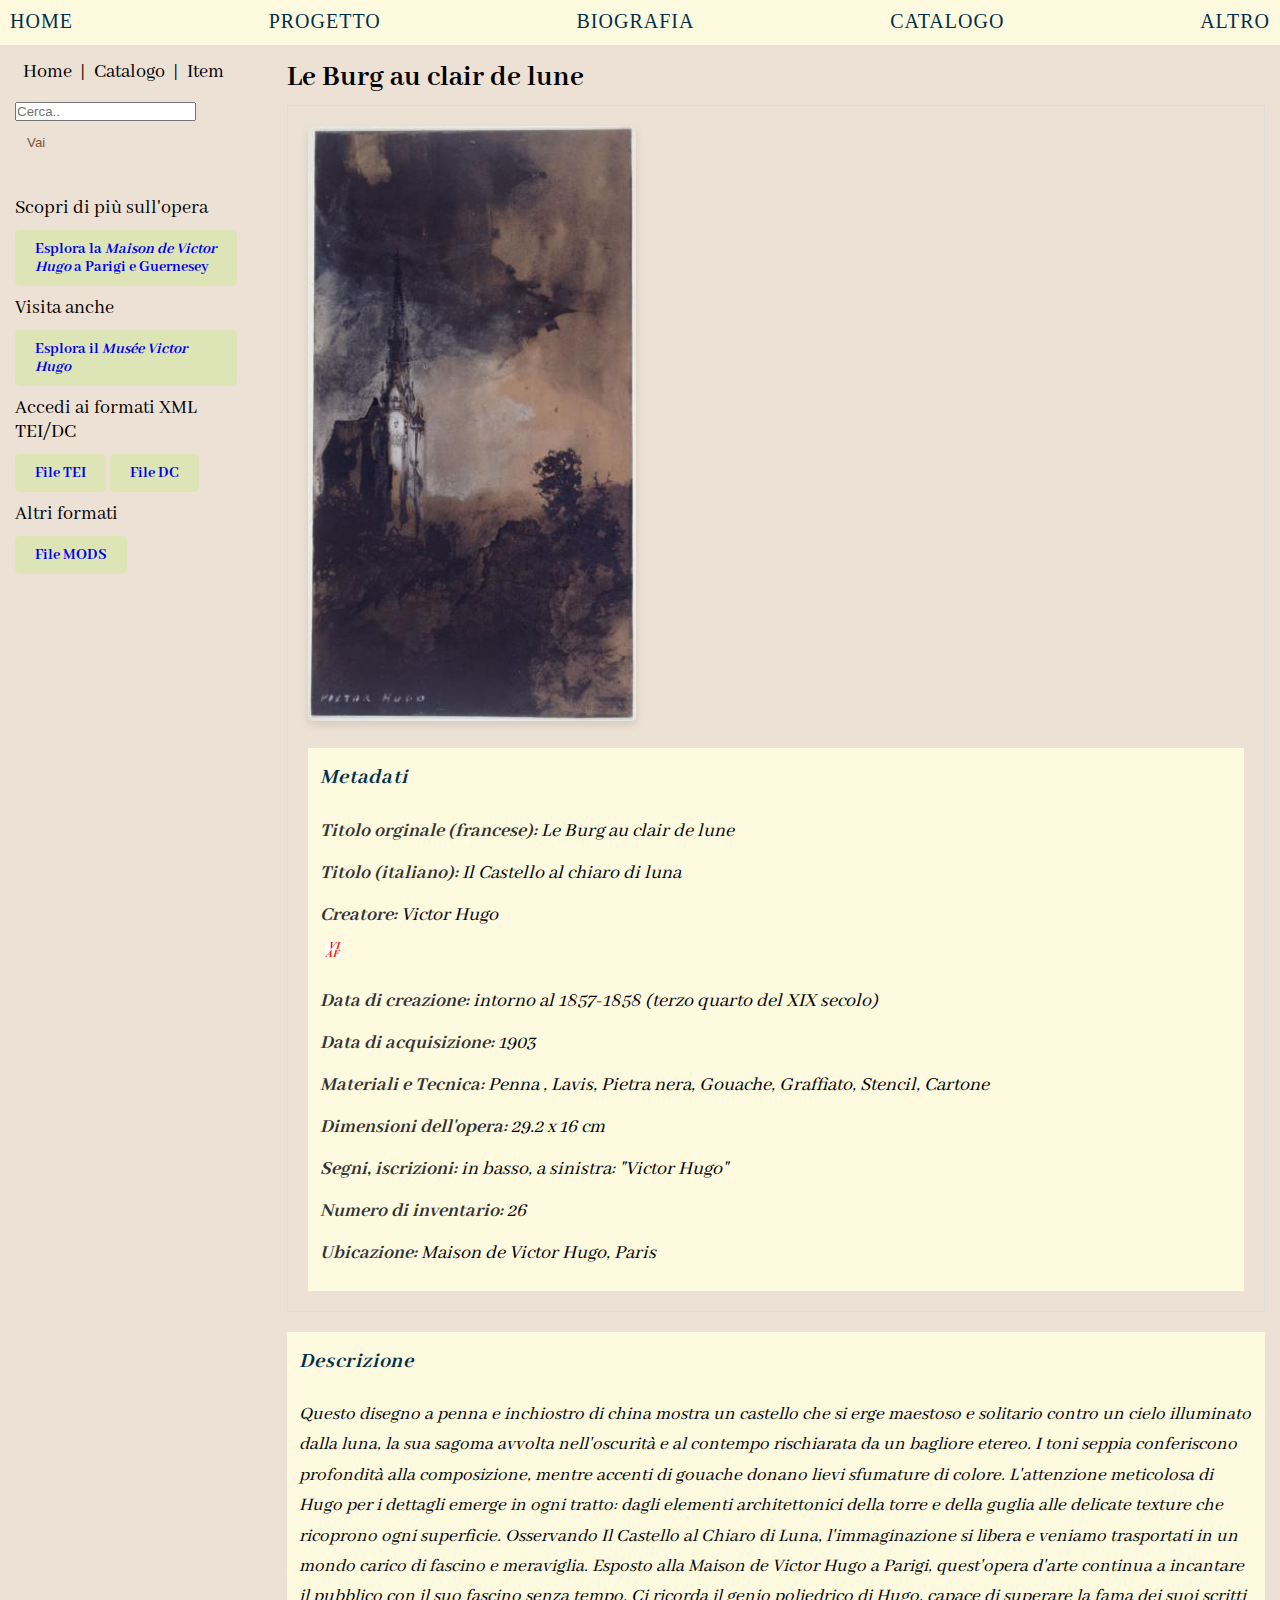
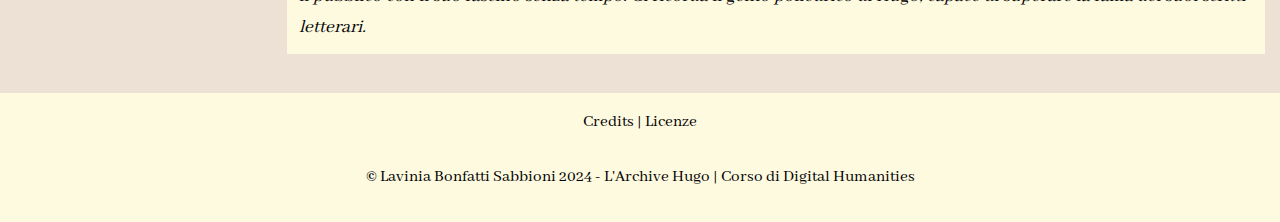
<file: item.html>
<!DOCTYPE html>
<html lang="it">
	<head>
		<title>L'Archive Hugo</title>

		<!--- META -->
		<meta charset="UTF-8" />
		<meta name="viewport" content="width=device-width, initial-scale=1.0" />
		<meta name="author" content="Lavinia Bonfatti Sabbioni" />
		<meta name="description" content="Archivio dedicato alla vita e alle opere del francese Victor Hugo" />
		<meta name="keywords" content="Victor Hugo, romanzo, dramma, poesia, disegno, politica, Francia, romanticismo" />


		<!--- DC --->
		<link rel="schema.DC" href="http://purl.org/dc/elements/1.1/">
		<meta name="DC.Title" content="L'Archive Hugo">
		<meta name="DC.Creator" content="Lavinia Bonfatti Sabbioni">
		<meta name="DC.Subject" content="Victor Hugo, romanzo, dramma, poesia, disegno, politica, Francia, romanticismo">
	    <meta name="DC.Description" content="Archivio dedicato alla vita e alle opere del francese Victor Hugo (1802-1885)">
	    <meta name="DC.Publisher" content="GitHub">
	    <meta name="DC.Date" content="2024">
	    <meta name="DC.Type" content="Text">
	    <meta name="DC.Format" content="html">
	    <meta name="DC.Identifier" content="">
	    <meta name="DC.Language" content="ita">
	    <meta name="DC.Coverage" content="Italy, 2024">
	    <meta name="DC.Rights" content="CC BY-NC">

		<!--- FOGLI DI STILE -->
		<link rel="stylesheet" href="style/style1.css" />
		<link href='https://fonts.googleapis.com/css?family=Abhaya Libre' rel='stylesheet'>
	</head>


	<body>
		<!--- NAVBAR -->
     <nav class="main">
       <span id="home"><a href="index.html">Home</a></span>
       <span><a href="#">Progetto</a></span>
       <span><a href="timeline.html">Biografia</a></span>
       <span><a href="list_items.html">Catalogo</a></span>
       <span><a href="#">Altro</a></span>
     </nav>	


   <!-- grid due colonne -->
   <div class="main-content">
   	<div class="column">
      <!-- colonna di sinistra -->
      <div class="leftcolumn">
        <!-- breadcrumbs -->
        <div>
          <ul class="breadcrumb">
            <li>
            	<a href="index.html" title="Vai alla home">Home</a>
            </li>
            <li>
              <a href="list_items.html" title="Vai al catalogo">Catalogo</a>
            </li>
            <li>
            	<a href="#" title="Vai all'item">Item</a>
            </li>
          </ul>
        </div>

        <!-- inserisci search bar -->
		<form class="searchBar" action="/action_page.php">
	      <input type="text" placeholder="Cerca.." name="search" autocomplete="off">
	      <button type="submit">Vai</button>
	    </form> 

        <!-- scopri di più sull'opera -->
        <br />
        <div>
          <p>Scopri di più sull'opera</p>
          <a href="https://www.maisonsvictorhugo.paris.fr/en/paris" class="btn bg-green" title="vedi il sito Maisons Victor Hugo" target="_blank">Esplora la <span style="font-style: italic;">Maison de Victor Hugo</span> a Parigi e Guernesey</a>
          <br />
          <p>Visita anche</p>
          <a href="https://www.museevictorhugo.fr/" class="btn bg-green" title="vedi il sito Musèe Victor Hugo" target="_blank">Esplora il <span style="font-style: italic;">Musée Victor Hugo</span></a>
          <br />
          <p>Accedi ai formati XML TEI/DC</p>
          <a href="xml-item-hugo.xml" class="btn bg-green" title="file xml" target="_blank">File TEI</a>
          <a href="DC-item-hugo.xml" class="btn bg-green" title="file DC" target="_blank">File DC</a>
          <br/>
          <p>Altri formati</p>
          <a href="mods-item-hugo.xml" class="btn bg-green" title="file MODS" target="_blank">File MODS</a>
        </div>
      </div>



     <!-- colonna di destra -->
     <div class="rightcolumn">
     	<h2>Le Burg au clair de lune</h2>
     	<div class="border-section">
          <!-- img -->
          <div>
            <img src="img/burg_lune.jpg" class="responsive img-item" alt="borgo al chiaro di luna" />
          </div>

          <!-- metadati -->
          <div class="bg-gray metadata pd-12">
            <h3>Metadati</h3>
            <p><span>Titolo orginale (francese):</span> Le Burg au clair de lune</p>
            <p><span>Titolo (italiano):</span> Il Castello al chiaro di luna</p>
            <p><span>Creatore:</span> Victor Hugo</p><sup><a href="https://viaf.org/viaf/search?query=local.names%20all%20%22V%C3%ADctor%20Hugo%2C%201802%201885%22&sortKeys=holdingscount&recordSchema=BriefVIAF" target="_blank"><img class="metadataIcon" src="img/icona_viaf.png"/></a></sup>
            <p><span>Data di creazione:</span> intorno al 1857-1858 (terzo quarto del XIX secolo)</p>
            <p><span>Data di acquisizione:</span> 1903</p>
            <p><span>Materiali e Tecnica:</span> Penna , Lavis, Pietra nera, Gouache, Graffiato, Stencil, Cartone</p>
            <p><span>Dimensioni dell'opera:</span> 29.2 x 16 cm</p>
            <p><span>Segni, iscrizioni:</span> in basso, a sinistra: "Victor Hugo"</p>
            <p><span>Numero di inventario:</span> 26</p>
            <p><span>Ubicazione:</span> Maison de Victor Hugo, Paris</p>

          </div>

          
          </div>

          <!-- metadati -->
          <div class="bg-gray metadata pd-12">
            <h3>Descrizione</h3>
            Questo disegno a penna e inchiostro di china mostra un castello che si erge maestoso e solitario contro un cielo illuminato dalla luna, la sua sagoma avvolta nell'oscurità e al contempo rischiarata da un bagliore etereo. I toni seppia conferiscono profondità alla composizione, mentre accenti di gouache donano lievi sfumature di colore. L'attenzione meticolosa di Hugo per i dettagli emerge in ogni tratto: dagli elementi architettonici della torre e della guglia alle delicate texture che ricoprono ogni superficie. Osservando Il Castello al Chiaro di Luna, l'immaginazione si libera e veniamo trasportati in un mondo carico di fascino e meraviglia. Esposto alla Maison de Victor Hugo a Parigi, quest'opera d'arte continua a incantare il pubblico con il suo fascino senza tempo. Ci ricorda il genio poliedrico di Hugo, capace di superare la fama dei suoi scritti letterari.
          </div>
        </div>  
     </div>
    </div>

 
  
    <br/>
    <!--- FOOTER -->
    <footer class="dark">
    	<p>
    	<a href="#" title="Credits">Credits</a> |
        <a href="#" title="Licenze">Licenze</a>
        </p>
        
        </br>
    	<p>&copy; Lavinia Bonfatti Sabbioni 2024 - L'Archive Hugo | Corso di Digital Humanities</p>
    </footer>


	</body>
</file>
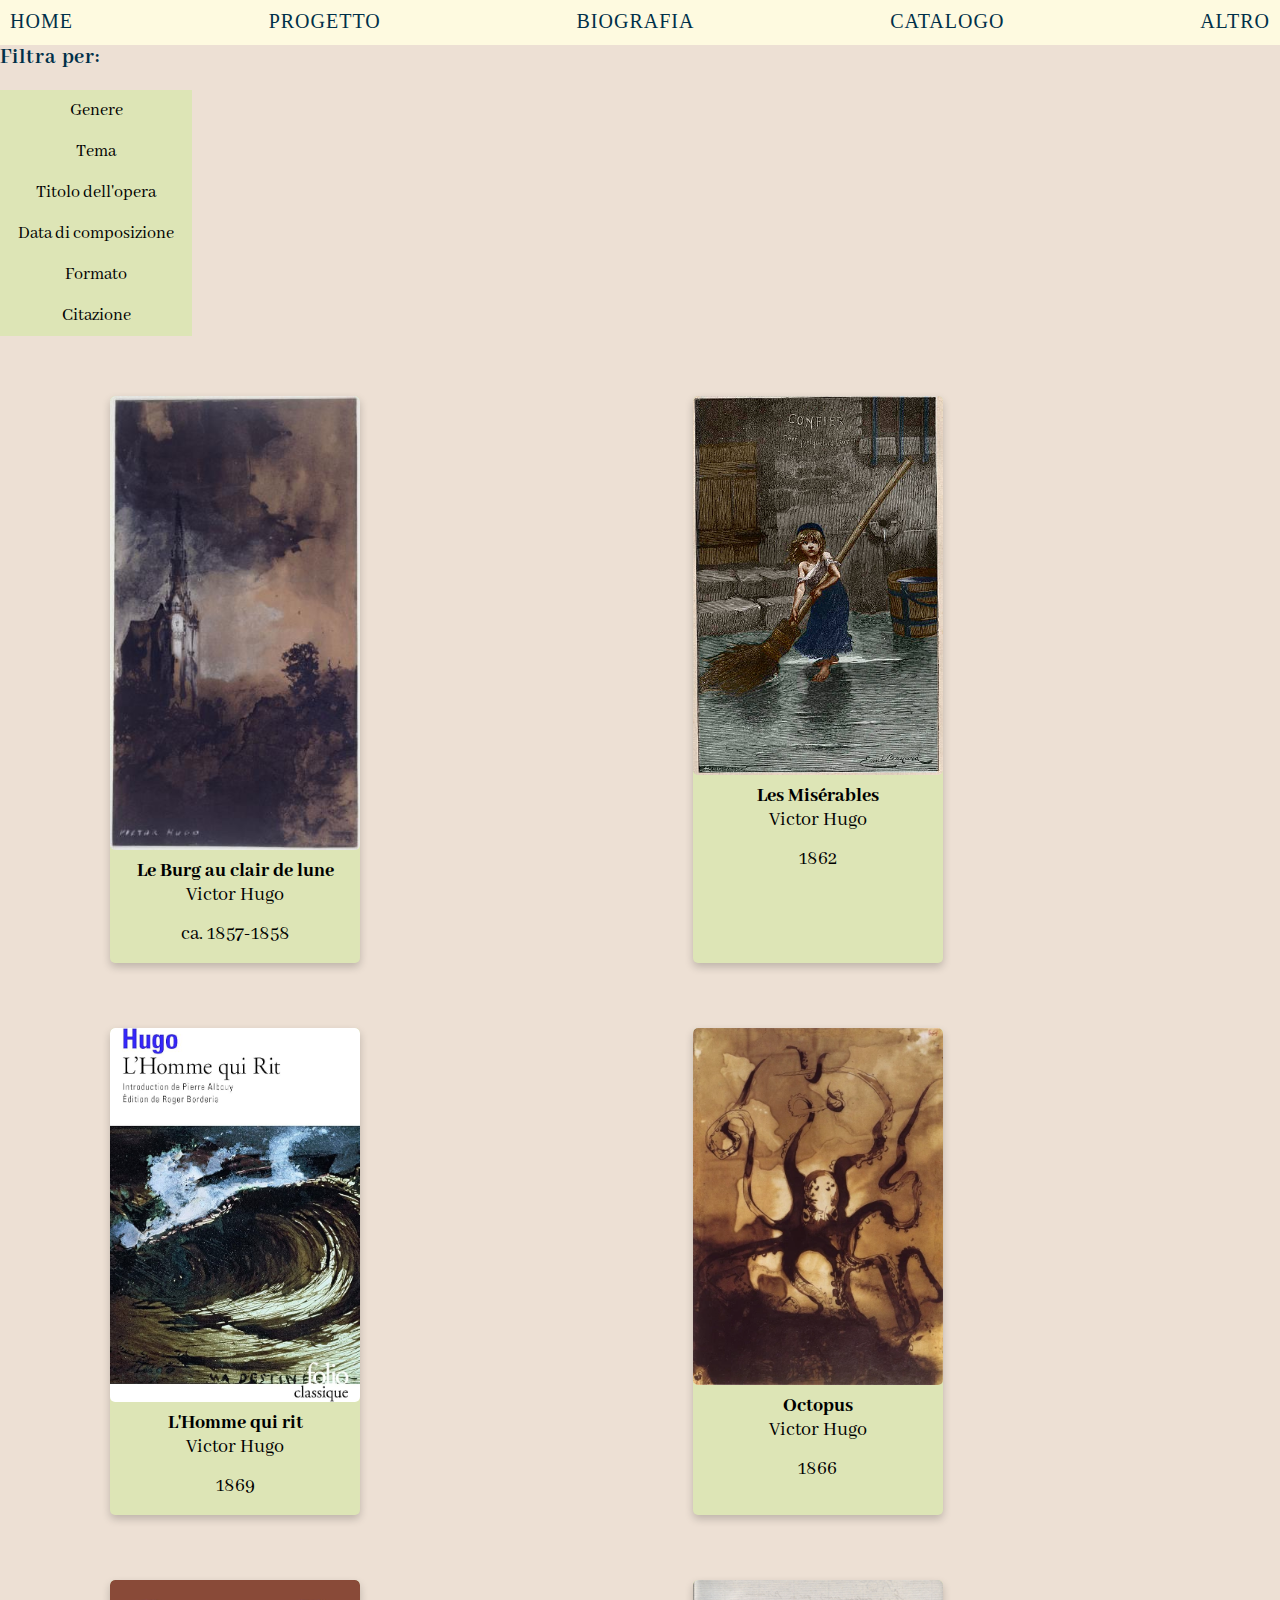
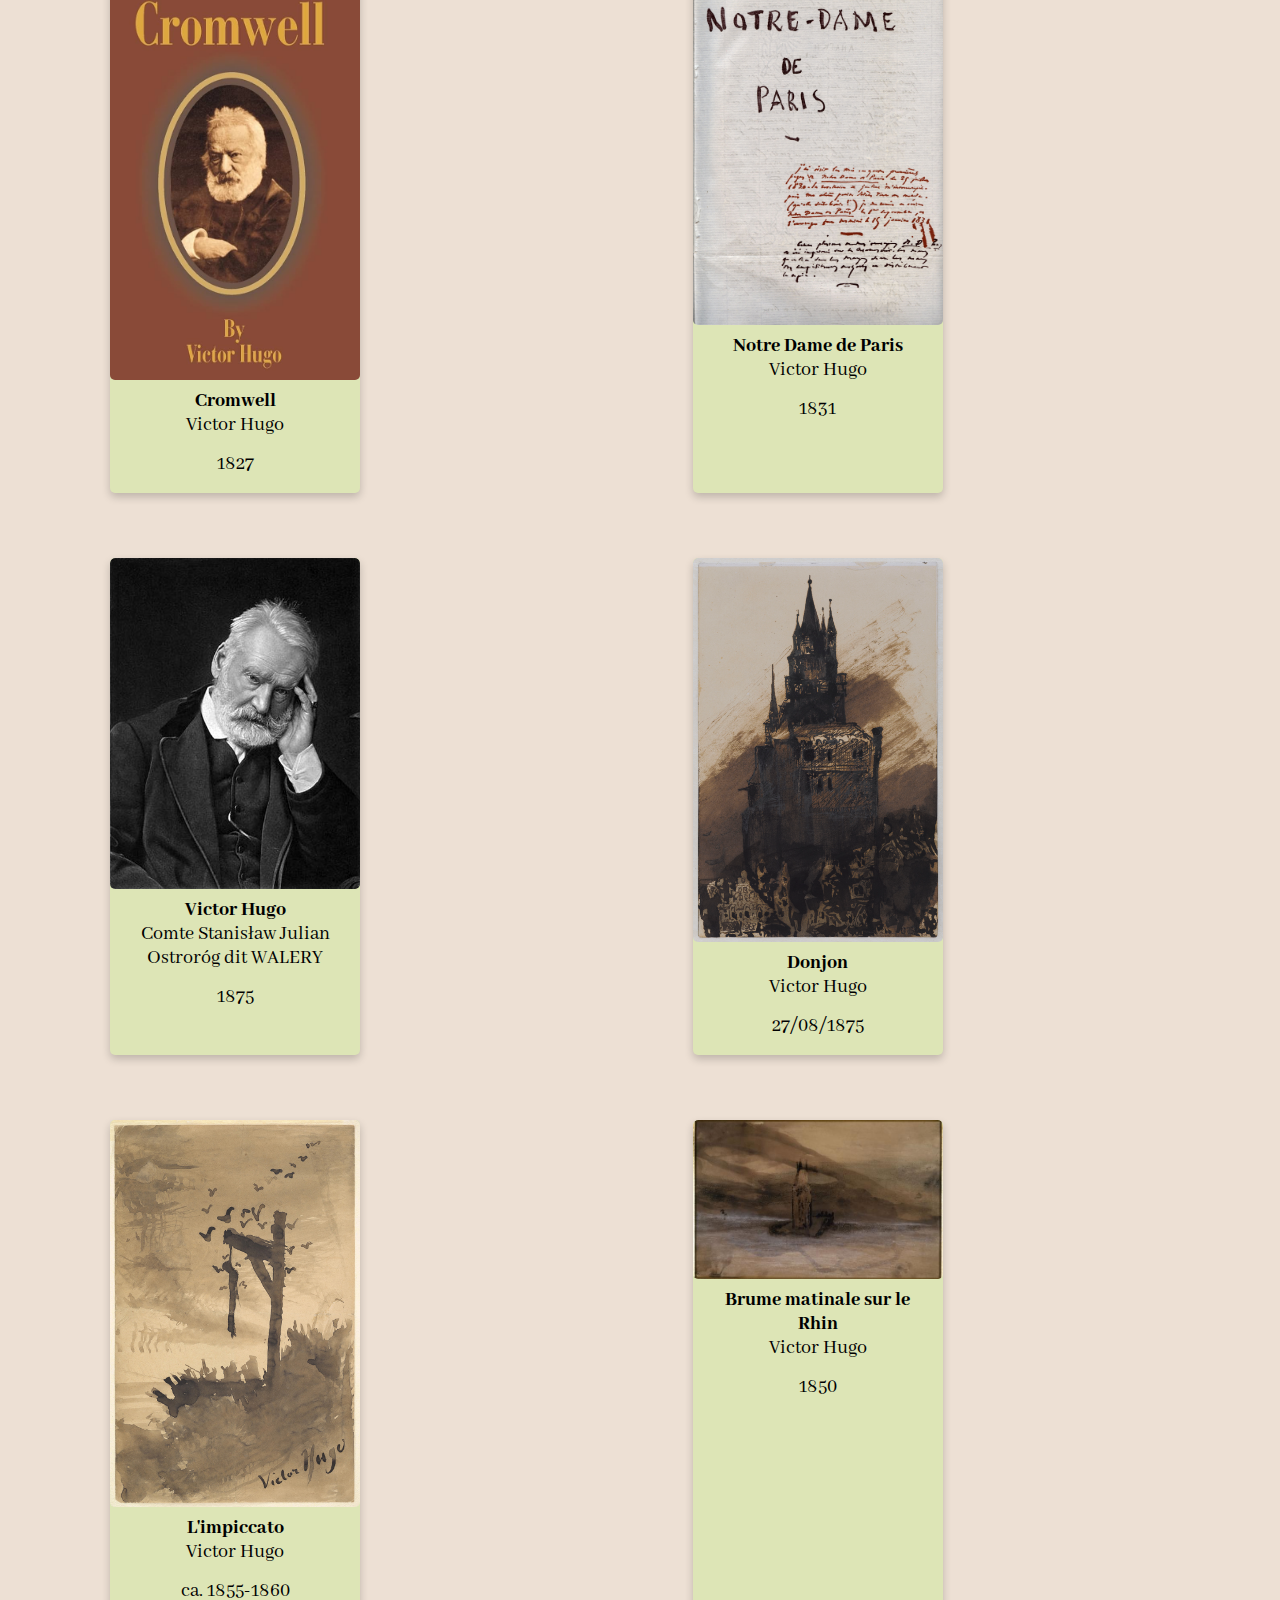
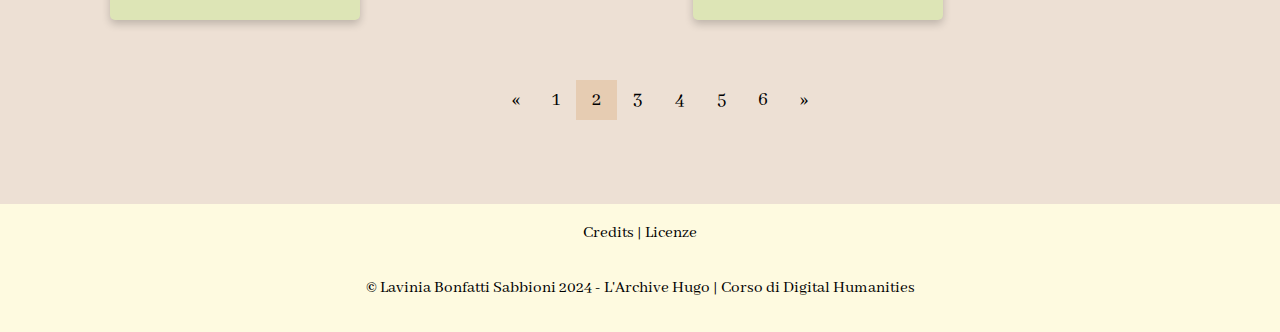
<file: list_items.html>
<!DOCTYPE html>
<html lang="it">
	<head>
		<title>L'Archive Hugo</title>

		<!--- META -->
		<meta charset="UTF-8" />
		<meta name="viewport" content="width=device-width, initial-scale=1.0" />
		<meta name="author" content="Lavinia Bonfatti Sabbioni" />
		<meta name="description" content="Archivio dedicato alla vita e alle opere del francese Victor Hugo" />
		<meta name="keywords" content="Victor Hugo, romanzo, dramma, poesia, disegno, politica, Francia, romanticismo" />


		<!--- DC -->
		<link rel="schema.DC" href="http://purl.org/dc/elements/1.1/">
		<meta name="DC.Title" content="L'Archive Hugo">
		<meta name="DC.Creator" content="Lavinia Bonfatti Sabbioni">
		<meta name="DC.Subject" content="Victor Hugo, romanzo, dramma, poesia, disegno, politica, Francia, romanticismo">
	    <meta name="DC.Description" content="Archivio dedicato alla vita e alle opere del francese Victor Hugo (1802-1885)">
	    <meta name="DC.Publisher" content="GitHub">
	    <meta name="DC.Date" content="2024">
	    <meta name="DC.Type" content="Text">
	    <meta name="DC.Format" content="html">
	    <meta name="DC.Identifier" content="">
	    <meta name="DC.Language" content="ita">
	    <meta name="DC.Coverage" content="Italy, 2024">
	    <meta name="DC.Rights" content="CC BY-NC">

		<!-- FOGLI DI STILE -->
		<link rel="stylesheet" href="style/style_.css" />
		<link href='https://fonts.googleapis.com/css?family=Abhaya Libre' rel='stylesheet'>

	</head>

    <body>

	 <!--- NAVBAR -->
     <nav class="main">
       <span id="home"><a href="index.html">Home</a></span>
       <span><a href="#">Progetto</a></span>
       <span><a href="timeline.html">Biografia</a></span>
       <span><a href="list_items.html">Catalogo</a></span>
       <span><a href="#">Altro</a></span>
     </nav>	




    <div class="main-container">

    <!-- MAIN CONTENT -->
    <div class="main-content">

<!-- DUE COLONNE -->
     <div class="column">

	<!-- sinistra -->
      <div class="leftcolumn">
      	<!-- ACCORDION --> 
      	  <h3>Filtra per:</h3>
          <button class="accordion">Genere</button>
			<div class="panel">
			  <p>
			  	<ol>
			  		<li></li>
			  		<li></li>
			  	</ol>
			  </p>
			</div>

			<button class="accordion">Tema</button>
			<div class="panel">
			  <p></p>
			</div>

			<button class="accordion">Titolo dell'opera</button>
			<div class="panel">
			  <p></p>
		    </div>

		    <button class="accordion">Data di composizione</button>
			<div class="panel">
			  <p></p>
		    </div>

		    <button class="accordion">Formato</button>
			<div class="panel">
			  <p></p>
		    </div>

		    <button class="accordion">Citazione</button>
			<div class="panel">
			  <p></p>
		    </div>

      </div>
   


    <!-- colonna di destra -->
   <div class="rightcolumn">


	  <div class="row">
	   	<!-- CARDS -->
	   	<div class="column">
	    <div class="card">
	     <div class="grid-item" n="1"></div>
	  		<img src="img/burg_lune.jpg" alt="disegno Il Castello al chiaro di luna" />
	  	    <div class="container">
	    	  <h4><b><a href="item.html">Le Burg au clair de lune</a></b></h4> 
	    	  <p>Victor Hugo</p> 
	    	  <p>ca. 1857-1858</p>
	  	    </div>
		</div>
	    </div>

	    <div class="column">
	    <div class="card">
	     <div class="grid-item" n="2"></div>
	  		<img src="img/Cosette.jpg" alt="Cosette personaggio del romanzo Les Misérables" />
	  	    <div class="container">
	    	  <h4><b>Les Misérables</b></h4> 
	    	  <p>Victor Hugo</p> 
	    	  <p>1862</p>
	  	    </div>
		</div>
	    </div>

	    <div class="column">
		<div class="card">
	     <div class="grid-item" n="3"></div>
	  		<img src="img/Homme_qui_rit.jpg" alt="copertina del romanzo L'Homme qui rit" />
	  	    <div class="container">
	    	  <h4><b>L'Homme qui rit</b></h4> 
	    	  <p>Victor Hugo</p> 
	    	  <p>1869</p>
	  	    </div>
		</div>
	    </div>

	    <div class="column">
		<div class="card">
	     <div class="grid-item" n="4"></div>
	  		<img src="img/polpo.jpg" alt="disegno di un polpo" />
	  	    <div class="container">
	    	  <h4><b>Octopus</b></h4> 
	    	  <p>Victor Hugo</p> 
	    	  <p>1866</p>
	  	    </div>
		</div>
	    </div>

	    <div class="column">
		<div class="card">
	     <div class="grid-item" n="5"></div>
	  		<img src="img/Cromwell_VH.jpg" alt="copertina del dramma Cromwell" />
	  	    <div class="container">
	    	  <h4><b>Cromwell</b></h4> 
	    	  <p>Victor Hugo</p> 
	    	  <p>1827</p>
	  	    </div>
		</div>
	    </div>

	    <div class="column">
		<div class="card">
	     <div class="grid-item" n="6"></div>
	  		<img src="img/Notre_Dame_VH.jpg" alt="copertina del manoscritto Notre Dame de Paris" />
	  	    <div class="container">
	    	  <h4><b>Notre Dame de Paris</b></h4> 
	    	  <p>Victor Hugo</p> 
	    	  <p>1831</p>
	  	    </div>
		</div>
	    </div>

	    <div class="column">
		<div class="card">
	     <div class="grid-item" n="7"></div>
	  		<img src="img/Hugo.jpg" alt="fotografia che ritrae Victor Hugo" />
	  	    <div class="container">
	    	  <h4><b>Victor Hugo</b></h4> 
	    	  <p>Comte Stanisław Julian Ostroróg dit WALERY</p>
	    	  <p>1875</p> 
	  	    </div>
		</div>
	    </div>

	    <div class="column">
	    <div class="card">
	     <div class="grid-item" n="8"></div>
	  		<img src="img/donjon.jpg" alt="disegno del campanile della chiesa di San Martino il Grande" />
	  	    <div class="container">
	    	  <h4><b>Donjon</b></h4> 
	    	  <p>Victor Hugo</p> 
	    	  <p>27/08/1875</p>
	  	    </div>
		</div>
	    </div>

	    <div class="column">
		<div class="card">
	     <div class="grid-item" n="9"></div>
	  		<img src="img/hugo-impiccato.jpg" alt="disegno di un uomo impiccato" />
	  	    <div class="container">
	    	  <h4><b>L'impiccato</b></h4> 
	    	  <p>Victor Hugo</p> 
	    	  <p>ca. 1855-1860</p>
	  	    </div>
		</div>
	    </div>

	    <div class="column">
		<div class="card">
	     <div class="grid-item" n="10"></div>
	  		<img src="img/brume_vh.jpg" alt="disegno della nebbia sul Reno" />
	  	    <div class="container">
	    	  <h4><b>Brume matinale sur le Rhin</b></h4> 
	    	  <p>Victor Hugo</p> 
	    	  <p>1850</p>
	  	    </div>
	</div>
    </div>

</div>
 



    <!-- pagination -->
    <div class="pagination">
	  <a href="#">&laquo;</a>
	  <a href="#">1</a>
	  <a class="active" href="#">2</a>
	  <a href="#">3</a>
	  <a href="#">4</a>
	  <a href="#">5</a>
	  <a href="#">6</a>
	  <a href="#">&raquo;</a>
    </div>


    <!-- chiusura div -->
    </div>


    <br/>
    <!-- FOOTER -->
    <footer class="dark">
    	<p>
    	<a href="#" title="Credits">Credits</a> |
        <a href="#" title="Licenze">Licenze</a>
        </p>
        
        </br>
    	<p>&copy; Lavinia Bonfatti Sabbioni 2024 - L'Archive Hugo | Corso di Digital Humanities</p>
    </footer>

 <!-- chiusura container -->
  </div>  

    <!-- Javascript -->
    <script src="js/script.js"></script>
	</body>


</html>
</file>
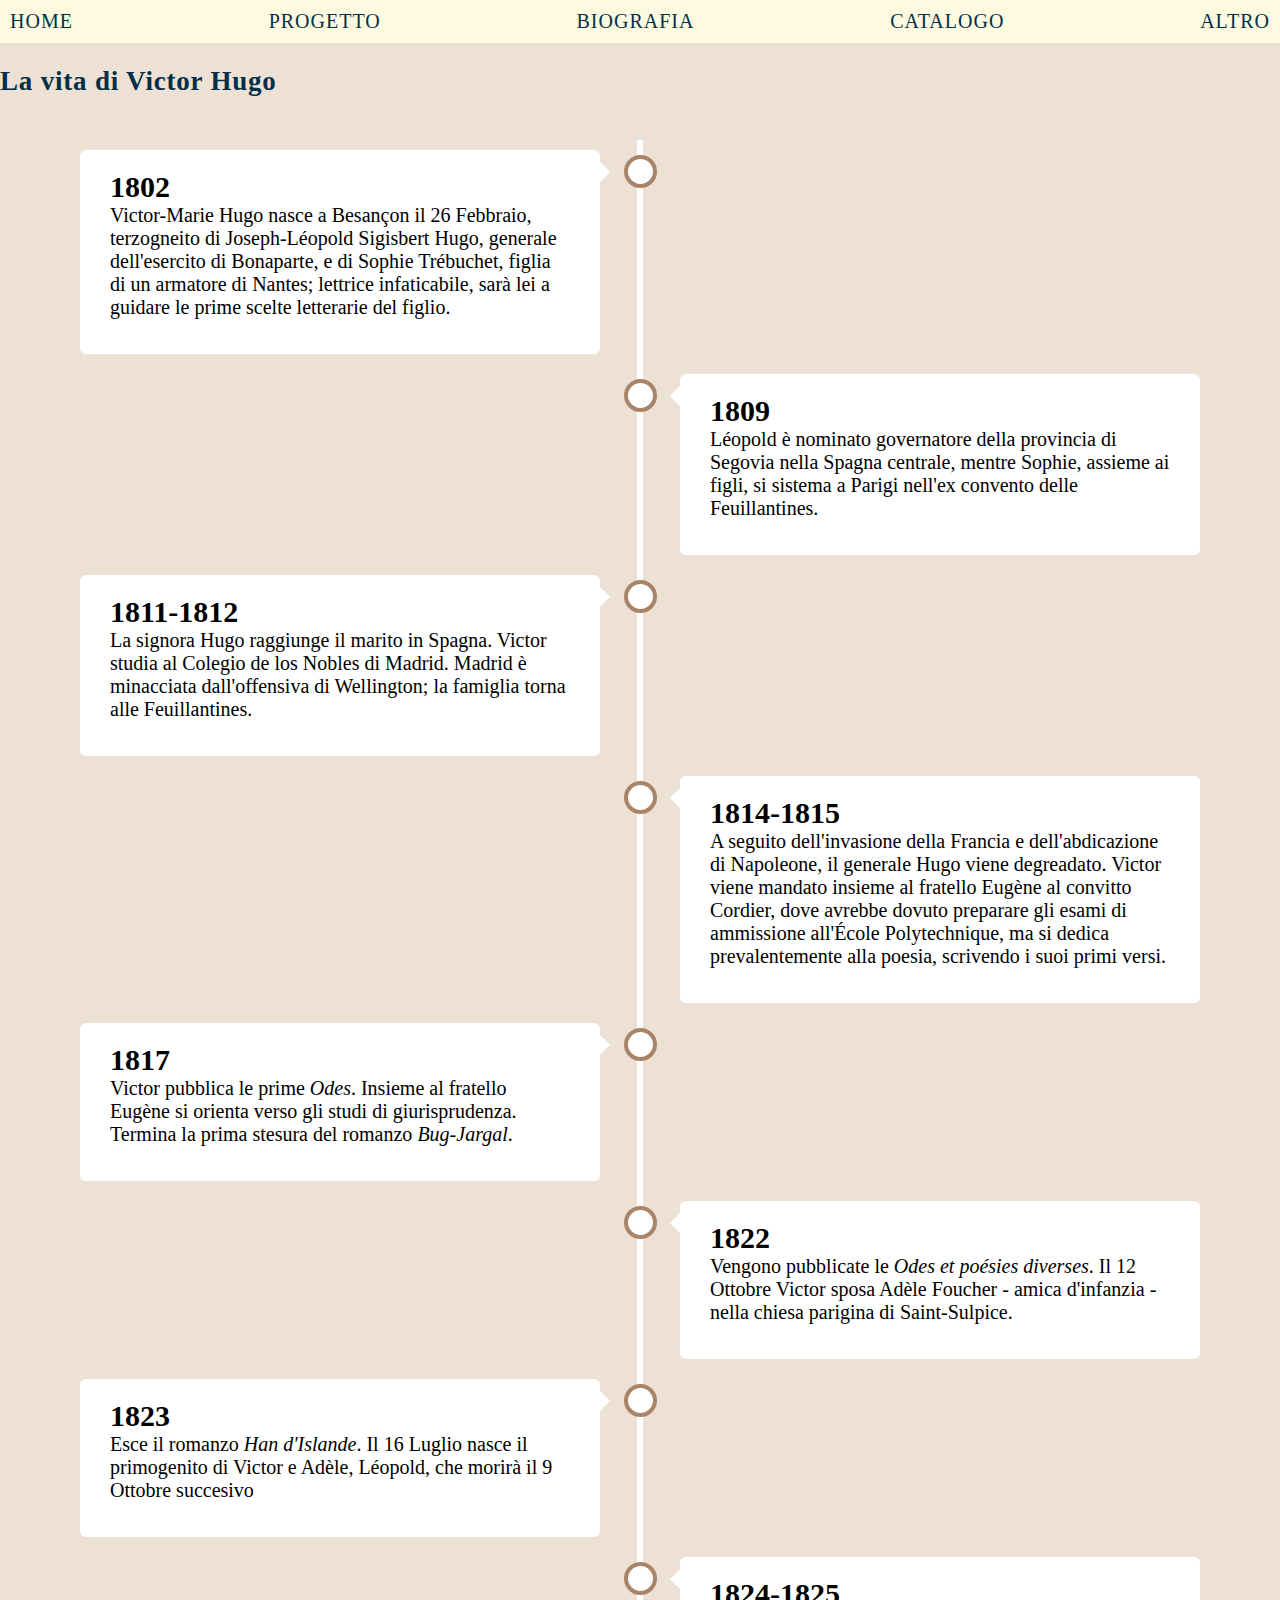
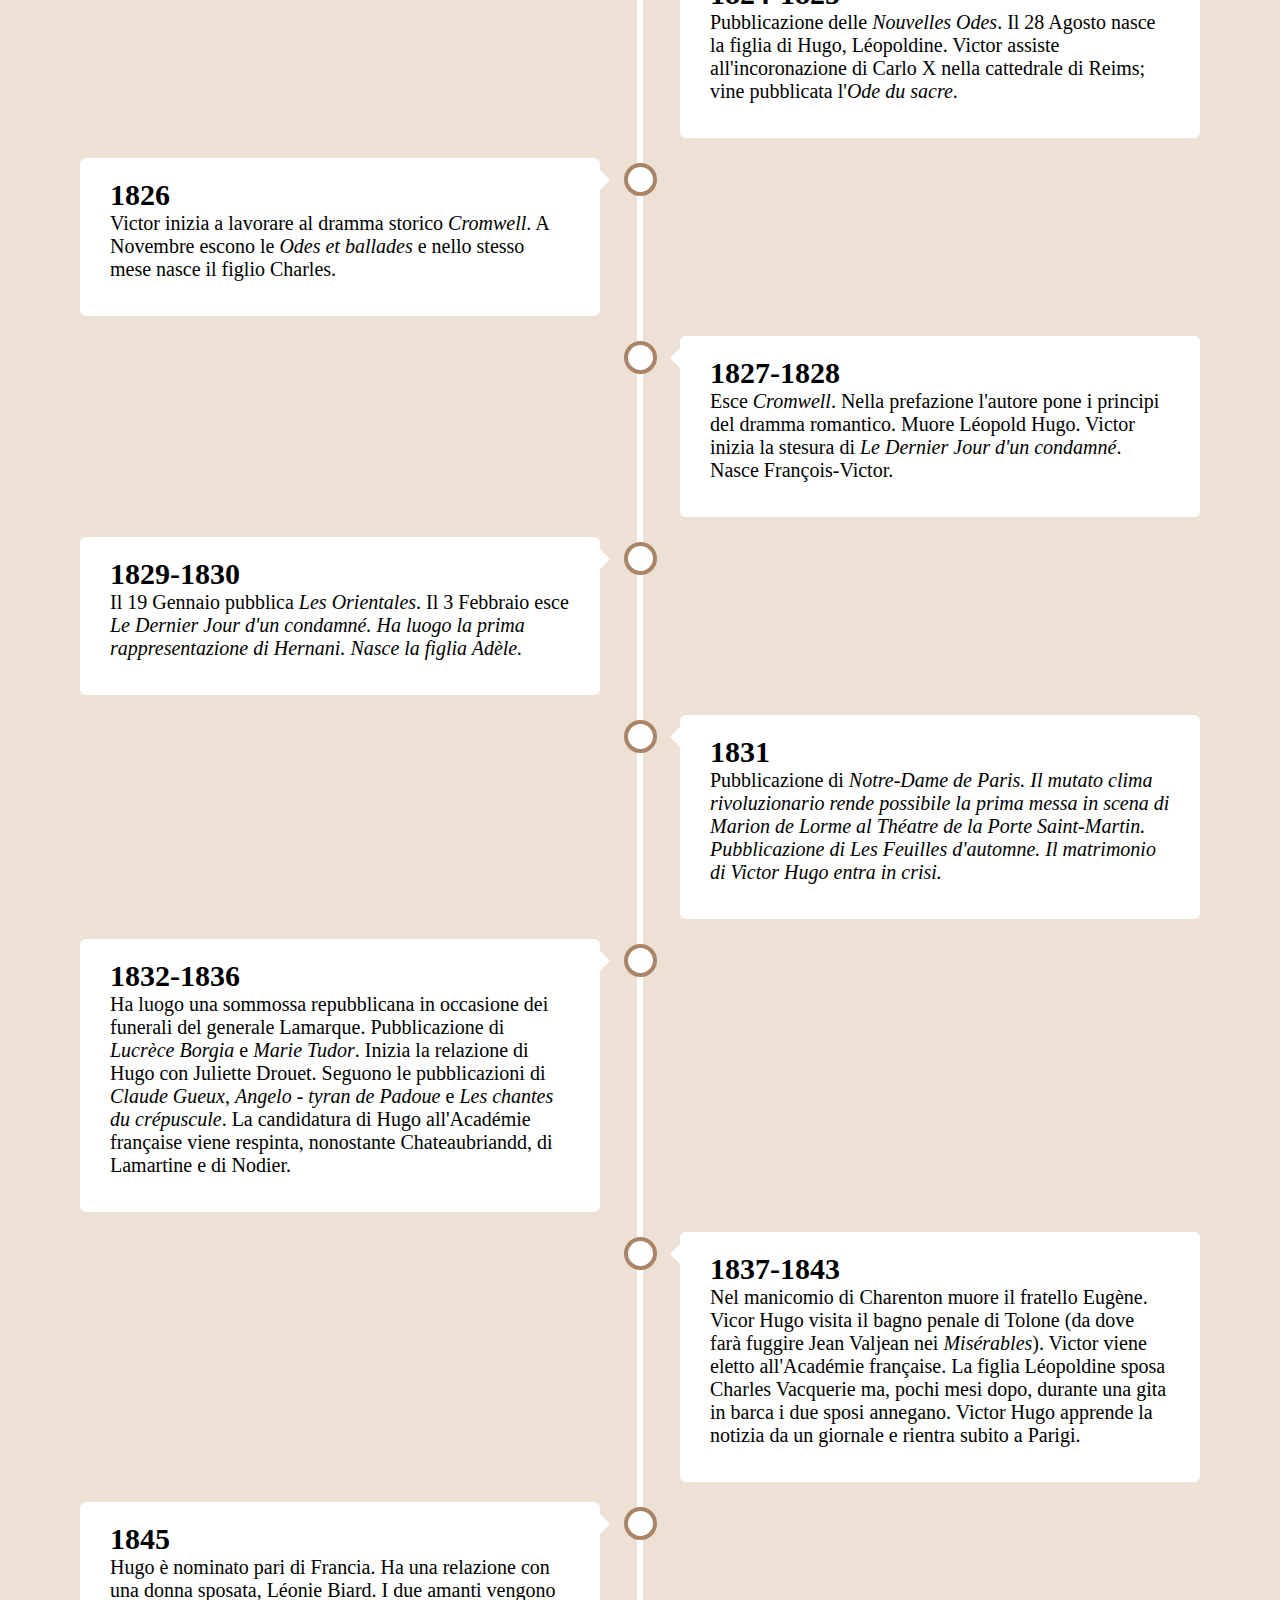
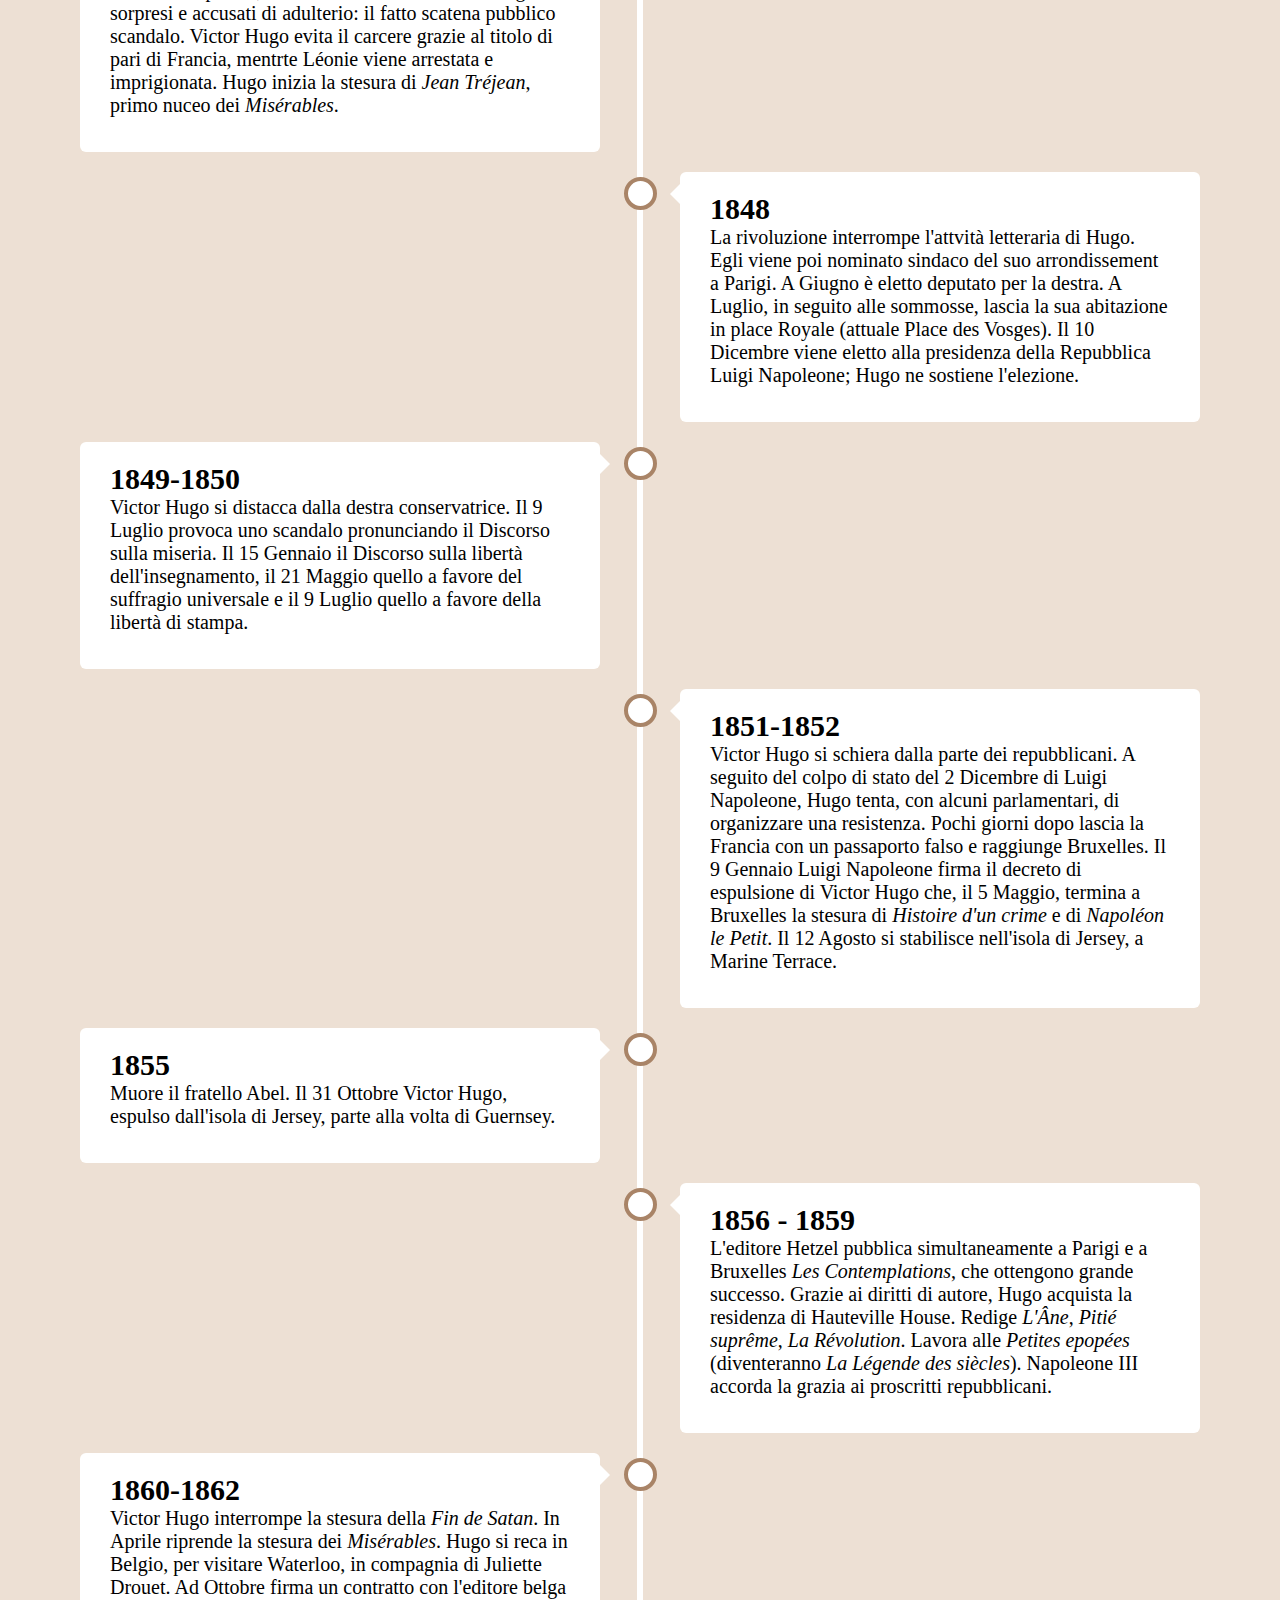
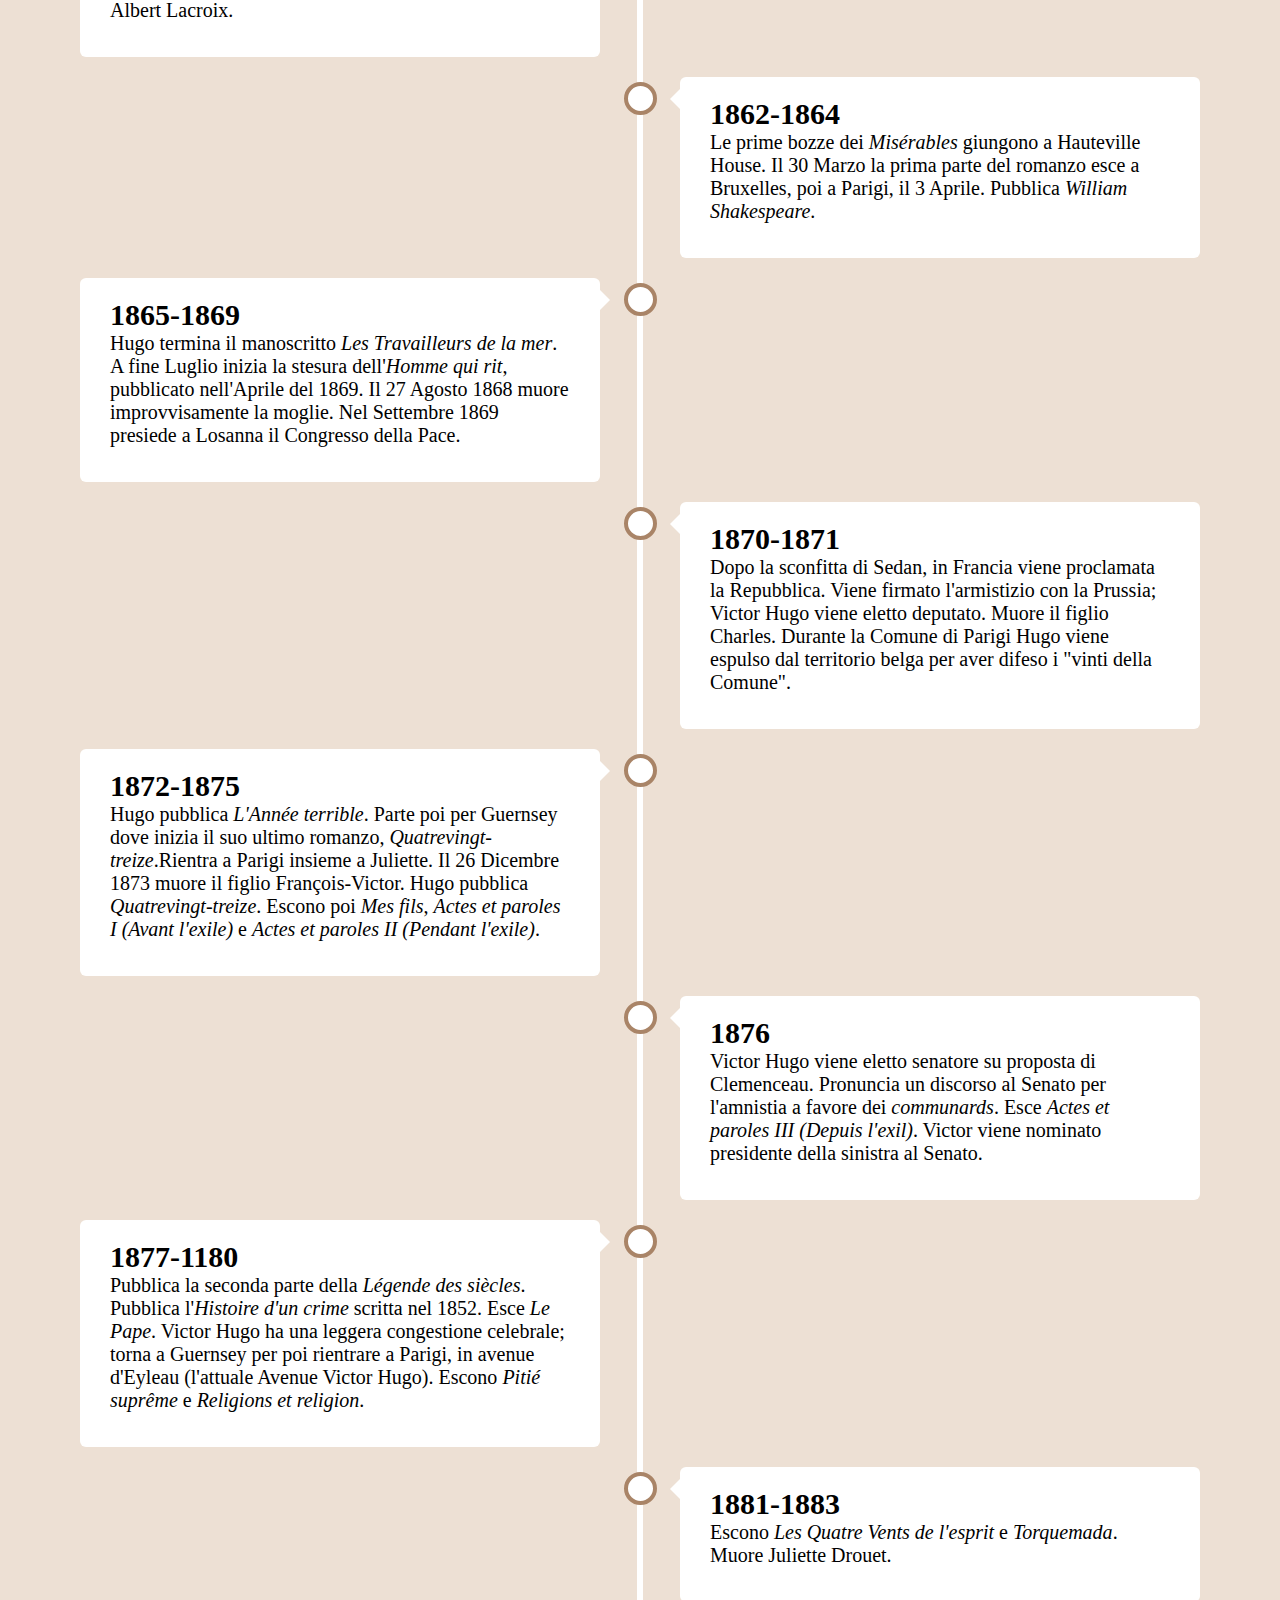
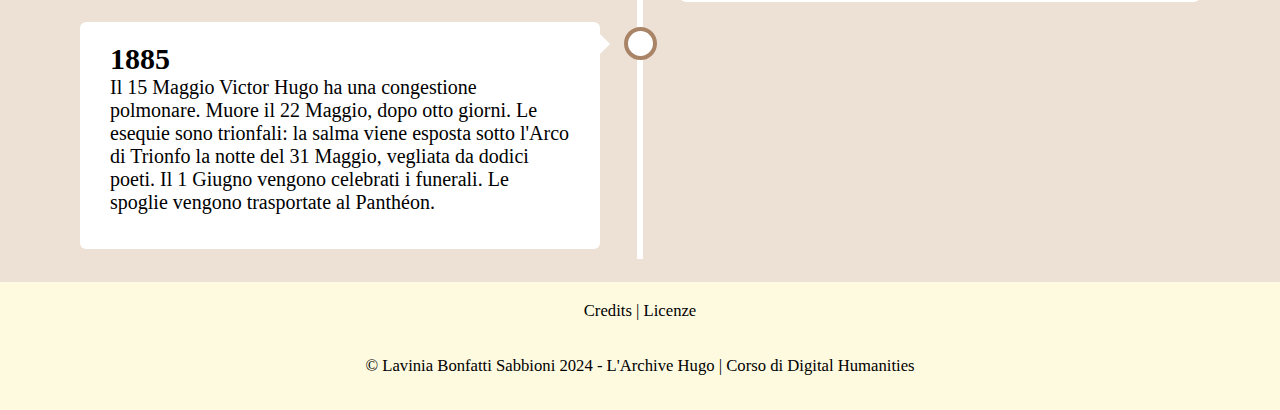
<file: timeline.html>
<!DOCTYPE html>
<html lang="it">


<head>

  <!-- META -->
  <meta charset="utf-8">
  <meta name="viewport" content="width=device-width, initial-scale=1">
  <meta name="author" content="Lavinia Bonfatti Sabbioni" />
  <meta name="description" content="Archivio dedicato alla vita e alle opere del francese Victor Hugo" />
  <meta name="keywords" content="Victor Hugo, romanzo, dramma, poesia, disegno, politica, Francia, romanticismo" />

  <!-- FOGLIO DI STILE -->
   <link rel="stylesheet" href="style/style.css" />
</head>


<body>
  <nav class="secondary">
        <span id="home"><a href="index.html">Home</a></span>
       <span><a href="#">Progetto</a></span>
       <span><a href="timeline.html">Biografia</a></span>
       <span><a href="list_items.html">Catalogo</a></span>
       <span><a href="#">Altro</a></span>
      </nav>
     <br/>

  
  <section class="light projectinfo">
      <h3>La vita di Victor Hugo</h3>
  </section>
  <br />


  <!-- timeline -->
  <div class="timeline">
    <div class="container left">
      <div class="content">
        <h2>1802</h2>
        <p>Victor-Marie Hugo nasce a Besançon il 26 Febbraio, terzogneito di Joseph-Léopold Sigisbert Hugo, generale dell'esercito di Bonaparte, e di Sophie Trébuchet, figlia di un armatore di Nantes; lettrice infaticabile, sarà lei a guidare le prime scelte letterarie del figlio.</p>
      </div>
    </div>
    <div class="container right">
      <div class="content">
        <h2>1809</h2>
        <p>Léopold è nominato governatore della provincia di Segovia nella Spagna centrale, mentre Sophie, assieme ai figli, si sistema a Parigi nell'ex convento delle Feuillantines.</p>
      </div>
    </div>
    <div class="container left">
      <div class="content">
        <h2>1811-1812</h2>
        <p>La signora Hugo raggiunge il marito in Spagna. Victor studia al Colegio de los Nobles di Madrid. Madrid è minacciata dall'offensiva di Wellington; la famiglia torna alle Feuillantines.</p>
      </div>
    </div>
    <div class="container right">
      <div class="content">
        <h2>1814-1815</h2>
        <p>A seguito dell'invasione della Francia e dell'abdicazione di Napoleone, il generale Hugo viene degreadato. Victor viene mandato insieme al fratello Eugène al convitto Cordier, dove avrebbe dovuto preparare gli esami di ammissione all'École Polytechnique, ma si dedica prevalentemente alla poesia, scrivendo i suoi primi versi.</p>
      </div>
    </div>
    <div class="container left">
      <div class="content">
        <h2>1817</h2>
        <p>Victor pubblica le prime <span style="font-style:italic">Odes</span>. Insieme al fratello Eugène si orienta verso gli studi di giurisprudenza. Termina la prima stesura del romanzo <span style="font-style:italic">Bug-Jargal</span>.</p>
      </div>
    </div>
    <div class="container right">
      <div class="content">
        <h2>1822</h2>
        <p>Vengono pubblicate le <span style="font-style:italic">Odes et poésies diverses</span>. Il 12 Ottobre Victor sposa Adèle Foucher - amica d'infanzia - nella chiesa parigina di Saint-Sulpice.</p>
      </div>
    </div>
    <div class="container left">
      <div class="content">
        <h2>1823</h2>
        <p>Esce il romanzo <span style="font-style:italic">Han d'Islande</span>. Il 16 Luglio nasce il primogenito di Victor e Adèle, Léopold, che morirà il 9 Ottobre succesivo</p>
      </div>
    </div>
    <div class="container right">
      <div class="content">
        <h2>1824-1825</h2>
        <p>Pubblicazione delle <span style="font-style:italic">Nouvelles Odes</span>. Il 28 Agosto nasce la figlia di Hugo, Léopoldine. Victor assiste all'incoronazione di Carlo X nella cattedrale di Reims; vine pubblicata l'<span style="font-style:italic">Ode du sacre</span>.</p>
      </div>
    </div>
    <div class="container left">
      <div class="content">
        <h2>1826</h2>
        <p>Victor inizia a lavorare al dramma storico <span style="font-style:italic">Cromwell</span>. A Novembre escono le <span style="font-style:italic">Odes et ballades</span> e nello stesso mese nasce il figlio Charles.</p>
      </div>
    </div>
    <div class="container right">
      <div class="content">
        <h2>1827-1828</h2>
        <p>Esce <span style="font-style:italic">Cromwell</span>. Nella prefazione l'autore pone i principi del dramma romantico. Muore Léopold Hugo. Victor inizia la stesura di <span style="font-style:italic">Le Dernier Jour d'un condamné</span>. Nasce François-Victor.</p>
      </div>
    </div>
    <div class="container left">
      <div class="content">
        <h2>1829-1830</h2>
        <p>Il 19 Gennaio pubblica <span style="font-style:italic">Les Orientales</span>. Il 3 Febbraio esce <span style="font-style:italic">Le Dernier Jour d'un condamné. Ha luogo la prima rappresentazione di <span style="font-style:italic">Hernani</span>. Nasce la figlia Adèle.</span></p>
      </div>
    </div>
    <div class="container right">
      <div class="content">
        <h2>1831</h2>
        <p>Pubblicazione di <span style="font-style:italic">Notre-Dame de Paris. Il mutato clima rivoluzionario rende possibile la prima messa in scena di <span style="font-style:italic">Marion de Lorme</span> al Théatre de la Porte Saint-Martin. Pubblicazione di <span style="font-style:italic">Les Feuilles d'automne</span>. Il matrimonio di Victor Hugo entra in crisi.</p>
      </div>
    </div>
    <div class="container left">
      <div class="content">
        <h2>1832-1836</h2>
        <p>Ha luogo una sommossa repubblicana in occasione dei funerali del generale Lamarque. Pubblicazione di <span style="font-style:italic">Lucrèce Borgia</span> e <span style="font-style:italic">Marie Tudor</span>. Inizia la relazione di Hugo con Juliette Drouet. Seguono le pubblicazioni di <span style="font-style:italic">Claude Gueux</span>, <span style="font-style:italic">Angelo - tyran de Padoue</span> e <span style="font-style:italic">Les chantes du crépuscule</span>. La candidatura di Hugo all'Académie française viene respinta, nonostante Chateaubriandd, di Lamartine e di Nodier.</p>
      </div>
    </div>
    <div class="container right">
      <div class="content">
        <h2>1837-1843</h2>
        <p>Nel manicomio di Charenton muore il fratello Eugène. Vicor Hugo visita il bagno penale di Tolone (da dove farà fuggire Jean Valjean nei <span style="font-style:italic">Misérables</span>). Victor viene eletto all'Académie française. La figlia Léopoldine sposa Charles Vacquerie ma, pochi mesi dopo, durante una gita in barca i due sposi annegano. Victor Hugo apprende la notizia da un giornale e rientra subito a Parigi.</p>
      </div>
    </div>
    <div class="container left">
      <div class="content">
        <h2>1845</h2>
        <p>Hugo è nominato pari di Francia. Ha una relazione con una donna sposata, Léonie Biard. I due amanti vengono sorpresi e accusati di adulterio: il fatto scatena pubblico scandalo. Victor Hugo evita il carcere grazie al titolo di pari di Francia, mentrte Léonie viene arrestata e imprigionata. Hugo inizia la stesura di <span style="font-style:italic">Jean Tréjean</span>, primo nuceo dei <span style="font-style:italic">Misérables</span>.</p>
      </div>
    </div>
    <div class="container right">
      <div class="content">
        <h2>1848</h2>
        <p>La rivoluzione interrompe l'attvità letteraria di Hugo. Egli viene poi nominato sindaco del suo arrondissement a Parigi. A Giugno è eletto deputato per la destra. A Luglio, in seguito alle sommosse, lascia la sua abitazione in place Royale (attuale Place des Vosges). Il 10 Dicembre viene eletto alla presidenza della Repubblica Luigi Napoleone; Hugo ne sostiene l'elezione.</p>
      </div>
    </div>
  <div class="container left">
      <div class="content">
        <h2>1849-1850</h2>
        <p>Victor Hugo si distacca dalla destra conservatrice. Il 9 Luglio provoca uno scandalo pronunciando il Discorso sulla miseria. Il 15 Gennaio il Discorso sulla libertà dell'insegnamento, il 21 Maggio quello a favore del suffragio universale e il 9 Luglio quello a favore della libertà di stampa.</p>
      </div>
    </div>
  <div class="container right">
      <div class="content">
        <h2>1851-1852</h2>
        <p>Victor Hugo si schiera dalla parte dei repubblicani. A seguito del colpo di stato del 2 Dicembre di Luigi Napoleone, Hugo tenta, con alcuni parlamentari, di organizzare una resistenza. Pochi giorni dopo lascia la Francia con un passaporto falso e raggiunge Bruxelles. Il 9 Gennaio Luigi Napoleone firma il decreto di espulsione di Victor Hugo che, il 5 Maggio, termina a Bruxelles la stesura di <span style="font-style:italic">Histoire d'un crime</span> e di <span style="font-style:italic">Napoléon le Petit</span>. Il 12 Agosto si stabilisce nell'isola di Jersey, a Marine Terrace.</p>
      </div>
    </div>
  <div class="container left">
      <div class="content">
        <h2>1855</h2>
        <p>Muore il fratello Abel. Il 31 Ottobre Victor Hugo, espulso dall'isola di Jersey, parte alla volta di Guernsey.</p>
      </div>
    </div>
  <div class="container right">
      <div class="content">
        <h2>1856 - 1859</h2>
        <p>L'editore Hetzel pubblica simultaneamente a Parigi e a Bruxelles <span style="font-style:italic">Les Contemplations</span>, che ottengono grande successo. Grazie ai diritti di autore, Hugo acquista la residenza di Hauteville House. Redige <span style="font-style:italic">L'Âne</span>, <span style="font-style:italic">Pitié suprême</span>, <span style="font-style:italic">La Révolution</span>. Lavora alle <span style="font-style:italic">Petites epopées</span> (diventeranno <span style="font-style:italic">La Légende des siècles</span>). Napoleone III accorda la grazia ai proscritti repubblicani.</p>
      </div>
    </div>
  <div class="container left">
      <div class="content">
        <h2>1860-1862</h2>
        <p>Victor Hugo interrompe la stesura della <span style="font-style:italic">Fin de Satan</span>. In Aprile riprende la stesura dei <span style="font-style:italic">Misérables</span>. Hugo si reca in Belgio, per visitare Waterloo, in compagnia di Juliette Drouet. Ad Ottobre firma un contratto con l'editore belga Albert Lacroix.</p>
      </div>
    </div>
  <div class="container right">
      <div class="content">
        <h2>1862-1864</h2>
        <p> Le prime bozze dei <span style="font-style:italic">Misérables</span> giungono a Hauteville House. Il 30 Marzo la prima parte del romanzo esce a Bruxelles, poi a Parigi, il 3 Aprile. Pubblica <span style="font-style:italic">William Shakespeare</span>.</p>
      </div>
    </div>
  <div class="container left">
      <div class="content">
        <h2>1865-1869</h2>
        <p>Hugo termina il manoscritto <span style="font-style:italic">Les Travailleurs de la mer</span>. A fine Luglio inizia la stesura dell'<span style="font-style:italic">Homme qui rit</span>, pubblicato nell'Aprile del 1869. Il 27 Agosto 1868 muore improvvisamente la moglie. Nel Settembre 1869 presiede a Losanna il Congresso della Pace.</p>
      </div>
    </div>
  <div class="container right">
      <div class="content">
        <h2>1870-1871</h2>
        <p>Dopo la sconfitta di Sedan, in Francia viene proclamata la Repubblica. Viene firmato l'armistizio con la Prussia; Victor Hugo viene eletto deputato. Muore il figlio Charles. Durante la Comune di Parigi Hugo viene espulso dal territorio belga per aver difeso i "vinti della Comune".</p>
      </div>
    </div>
    <div class="container left">
      <div class="content">
        <h2>1872-1875</h2>
        <p>Hugo pubblica <span style="font-style:italic">L'Année terrible</span>. Parte poi per Guernsey dove inizia il suo ultimo romanzo, <span style="font-style:italic">Quatrevingt-treize</span>.Rientra a Parigi insieme a Juliette. Il 26 Dicembre 1873 muore il figlio François-Victor. Hugo pubblica <span style="font-style:italic">Quatrevingt-treize</span>. Escono poi <span style="font-style:italic">Mes fils</span>, <span style="font-style:italic">Actes et paroles I (Avant l'exile)</span> e <span style="font-style:italic">Actes et paroles II (Pendant l'exile)</span>.</p>
      </div>
    </div>
    <div class="container right">
      <div class="content">
        <h2>1876</h2>
        <p>Victor Hugo viene eletto senatore su proposta di Clemenceau. Pronuncia un discorso al Senato per l'amnistia a favore dei <span style="font-style:italic">communards</span>. Esce <span style="font-style:italic">Actes et paroles III (Depuis l'exil)</span>. Victor viene nominato presidente della sinistra al Senato.</p>
      </div>
    </div>
    <div class="container left">
      <div class="content">
        <h2>1877-1180</h2>
        <p>Pubblica la seconda parte della <span style="font-style:italic">Légende des siècles</span>. Pubblica l'<span style="font-style:italic">Histoire d'un crime</span> scritta nel 1852. Esce <span style="font-style:italic">Le Pape</span>. Victor Hugo ha una leggera congestione celebrale; torna a Guernsey per poi rientrare a Parigi, in avenue d'Eyleau (l'attuale Avenue Victor Hugo). Escono <span style="font-style:italic">Pitié suprême</span> e <span style="font-style:italic">Religions et religion</span>.</p>
      </div>
    </div>
    <div class="container right">
      <div class="content">
        <h2>1881-1883</h2>
        <p>Escono <span style="font-style:italic">Les Quatre Vents de l'esprit</span> e <span style="font-style:italic">Torquemada</span>. Muore Juliette Drouet.</p>
      </div>
    </div>
    <div class="container left">
      <div class="content">
        <h2>1885</h2>
        <p>Il 15 Maggio Victor Hugo ha una congestione polmonare. Muore il 22 Maggio, dopo otto giorni. Le esequie sono trionfali: la salma viene esposta sotto l'Arco di Trionfo la notte del 31 Maggio, vegliata da dodici poeti. Il 1 Giugno vengono celebrati i funerali. Le spoglie vengono trasportate al Panthéon.</p>
      </div>
    </div>
  </div>
  <br />
  

  
   <!--- FOOTER -->
    <footer class="dark">
      <p>
      <a href="#" title="Credits">Credits</a> |
        <a href="#" title="Licenze">Licenze</a>
        </p>
        
        </br>
      <p>&copy; Lavinia Bonfatti Sabbioni 2024 - L'Archive Hugo | Corso di Digital Humanities</p>
    </footer>

</body>
</file>
<file: style/style1.css>
/* TUTTE LE PAGINE PRIMA */
* {
  margin: 0;
  padding: 0;
  box-sizing: border-box;
}

body {
  font-family: Abhaya Libre;
  font-size: 20px;
  background-color: #ede0d4;
}

nav a {
  color: #e6ccb2;
  font-family: "Playfair Display", serif;
  font-size: 20px;
  font-weight: 500;
  font-optical-sizing: none;
  text-transform: uppercase;
  text-decoration: none;
  letter-spacing: 1px;
  text-align: center;
}

h3 {
  color: #003049;
  font-size: 22px;
  margin-bottom: 20px;
  letter-spacing: 0.8px;
}

p {
  margin-bottom: 15px;
}

footer {
  font-size: smaller;
  background-color: #fefae0;
  text-align: center;
  padding: 1.5%;
  width: 100%;

}

footer.dark a {
  text-decoration: none;
  color: black;
}


/* INDEX */


/* Navbar*/
nav.main {
 padding: 10px;
}


/* Navbar container */
.main {
  display: flex;
  align-items: center;
  justify-content: space-between;
  padding: 10px;
  background-color: #fefae0;
}

/* Main navigation bar styles */
nav.main {
  display: flex;
  gap: 10px; /* Spazio tra items navbar */
}

nav.main a {
  color: #003049;
  font-family: "Playfair Display", serif;
  font-size: 20px;
  font-weight: 400;
  text-transform: uppercase;
  text-decoration: none;
  letter-spacing: 1px;
}

/* hero image */
body, html {
    height: 100%;
}

/* The hero image */
.hero-image {
  background-image: url('img/VH.jpg'); 
  max-width: 100%;
  height: 75%;
  background-repeat: no-repeat;
  background-size: cover;
  position: relative;
}

/* testo della hero img */
.hero-text {
  text-align: center;
  position: absolute;
  top: 80%;
  left: 50%;
  transform: translate(-50%, -50%);
  color: white;
  font-family: Abhaya Libre;
}

.hero-text h1 {
  text-align: center;
  top: 80%;
  left: 80%;
  transform: translate(-50%, -50%);
  color: white;
  font-family: Abhaya Libre;
  font-size: 70px;
}

.hero-text button {
  font-size: 16px;
  color: #fff;
  text-decoration: none;
  border-style: solid;
  border-color: #003049;
  background-color: #003049;;
  border-radius: 7px;


}

.hero-text button:hover {
  text-decoration: none;
  background-color: #003049;
}

.hero-text button a {
  text-decoration: none;
  font-size: 22px;
  color: #fefae0;
}

/* progetto */

.projectinfo a {
 text-decoration: none;
 color: #7f5539;
 font-weight: 600;
}

.projectinfo a:hover {
  text-decoration: none;
}




/* sezione Victor Hugo nella home page*/
.bg-darkBeige {
  background-color: #ddb892;
  margin: 0;
}


.alignButtons {
  border: none;
  padding: 12px 20px;
  text-align: center;
  text-decoration: none;
  font-size: 16px;
}

button {
  color: #7F5539;
  background-color: #EDE0D4;
  border: none;
  padding: 12px 12px;
}

.btnStyled {
  background-color: #EDE0D4;
}

.btnStyled .btn {
  color: #7F5539;
  text-decoration: none;
  font-size: 15px;

}

.btnStyled .btn: hover {
  text-decoration: none;
  background-color: #9C6644;

}





/* PAGINA CATALOGO */

/* Aside lato sinistro */
.pageContent {
  display: flex; /* allinea sidebar e main content di fianco */
  justify-content: left;
  padding: 20px; /* spazio dentro */
}

/* sidebar */
.left {
  width: 250px; 
  background-color: #fefae0;
  padding: 15px; /* Spazio dentro alla sidebar */
  box-shadow: 2px 0 5px rgba(0, 0, 0, 0.1); /* effetto ombreggiato */
}


/* header h3 */
.left h3 {
  font-size: 1.5em;
  font-weight: bold;
  margin-bottom: 15px; /* Spazio sotto */
}


.filterBar {
  margin-bottom: 10px; /* Space sotto ogni gruppo */
}


/* accordion */
.accordion {
  background-color: #E6CCB2; /* colore bg del bottone */
  color: black; 
  cursor: pointer; /* Indicate clickable */
  padding: 10px; /* Space inside the button */
  border: none; 
  text-align: left; /* Align text to the left */
  outline: none; 
  font-size: 14px; 
  transition: background-color 0.3s; 
}

.accordion:hover {
  background-color: #DDB892; 
}


.panel {
  display: none; /* mostra contenuto dell'accordion all'inizio */
  padding: 10px; 
  background-color: #f1f1f1; 
  border: 1px solid #ddd; 
  margin-top: 5px; /* Spazio sopra*/
}

.panel input[type="checkbox"] {
  margin-right: 5px; /* Space between checkbox and label */
}

.panel label {
  font-size: 13px; 
  display: block; /* verticale */
  margin-bottom: 5px; /* Spazio sotto*/
}




/* Cards */
.card {
  /* Add shadows to create the "card" effect */
  box-shadow: 0 4px 8px 0 rgba(0,0,0,0.2);
  transition: 0.3s;
  width: 250px;
  height: auto;
  background-color: #DDE5B6;
  border-radius: 5px;
  margin: 30px;
  overflow: hidden;
}


.card:hover {
  box-shadow: 0 8px 16px 0 rgba(0,0,0,0.2); /* ombreggiatura */
}


.grid-item {
  display: grid;
  justify-content: center;
  align-items: center;
}


.card .container {
  padding: 2px 16px;
  text-align: center;
}

.card img {
  height: auto;
  width: 100%;
  object-fit: cover;
  border-radius: 5px;
}

.card a {
  text-decoration: none;
  color: black;
}


/* pagination */

.pagination {
  display: flex;
  justify-content: center;
  list-style-type: none; /* rimuove i puntini */
  padding: 10px; /* spazio dentro il container della pagination */
  margin: 20px 0; /* spazio sopra e sotto */
}


.pagination a {
  color: black;
  float: left;
  padding: 8px 16px;
  text-decoration: none;
  transition: background-color .3s;
}

.pagination a:hover {
  background-color: #E6CCB2; 
  color: black;
}


/* link active*/
.pagination a.active {
  background-color: #E6CCB2;
  color: black;
}

/* sfondo grigetto on hover */
.pagination a:hover:not(.active) {background-color: #ddd;}










/* PAGINA DELL'ITEM SINGOLO */

.column {
  display: flex;
  gap: 20px; /* Spazio tra colonne */
}

.leftcolumn {
  width: 20%; 
  padding: 15px;
}

.leftcolumn > div {
  margin-bottom: 15px; /* Spazio sotto */
}


/* colonna con breadcrumb */
.breadcrumb {
  list-style: none; /* niente puntini */
  padding: 0; 
  margin: 0; 
  display: flex; /* Alllineamento orizzontale */
  gap: 1px;
}

.breadcrumb a {
  color: black; 
  text-decoration: none; 
  padding: 0 8px; /* Space between breadcrumbs */
  transition: color 0.3s; /* Smooth transition */
}

.breadcrumb a:hover {
  color: #0056b3; 
}

/* separazione breadcrumbs */
.breadcrumb li {
  position: relative;
  display: flex;
  align-items: center;
}

.breadcrumb li:not(:last-child)::after {
  content: "|"; /* simbolo separazione */
  color: black;
  margin-left: 0.2px; /* Spazio separatore */
}

/* search bar */

form.searchBar {
  width: fit-content;
}

.searchbar input {
  border-radius: 5px;
}

.searchbar button[type="submit"] {
  font-size: 12px;
  color: black;
}


/* scopri di più sull'opera */
div p {
  font-size: 20px;
  color: black;
  margin-bottom: 10px; 
  margin-top: 10px;
}

.btn.bg-green {
  display: inline-block; 
  padding: 10px 20px; 
  background-color: #DDE5B6;
  color: #black; 
  font-size: 16px;
  text-decoration: none;
  border-radius: 5px; 
  font-weight: bold;
}

.btn.bg-green:hover {
  background-color: #ADC178; 
  color: black; 
}

.btn.bg-green a {
  text-decoration: none;
}



/* colonna di destra */
.rightcolumn {
  width: 80%; 
  padding: 15px;
}

.rightcolumn h2 {
  font-size: 30px;
  font-weight: bold;
  margin-bottom: 10px;
}

.border-section {
  border: 1px solid #ddd;
  padding: 20px;
  margin-bottom: 15px;
}
 
 .responsive {
  width: 100%; 
  height: auto;
}

.img-item {
  border-radius: 5px; 
  box-shadow: 0px 4px 8px rgba(0, 0, 0, 0.1); 
  width: 35%;
  height: auto;
}

.bg-gray {
  background-color: #fefae0;
}

.metadata {
  font-size: 0.95em;
  line-height: 1.5;
}

.pd-12 {
  padding: 12px;
}

.metadata p span {
  font-weight: bold;
  color: #333;
}

.rightcolumn .metadata:last-of-type {
  font-style: italic; /* descrizioni in corsivo */
  line-height: 1.6;
  margin-top: 20px; /* Spazio tra descrizione e metadati sopra */
}

.metadataIcon {
  height: 15px;
  margin-left: 5px;
}
.metadata p span sup a { 
  vertical-align: super;
}
</file>
<file: style/style_.css>
/* TUTTE LE PAGINE PRIMA */
* {
  margin: 0;
  padding: 0;
  box-sizing: border-box;
}

body {
  font-family: Abhaya Libre;
  font-size: 20px;
  background-color: #ede0d4;
}

nav a {
  color: #e6ccb2;
  font-family: "Playfair Display", serif;
  font-size: 20px;
  font-weight: 500;
  font-optical-sizing: none;
  text-transform: uppercase;
  text-decoration: none;
  letter-spacing: 1px;
  text-align: center;
}

h3 {
  color: #003049;
  font-size: 22px;
  margin-bottom: 20px;
  letter-spacing: 0.8px;
}

p {
  margin-bottom: 15px;
}

footer {
  font-size: smaller;
  background-color: #fefae0;
  text-align: center;
  padding: 1.5%;
  width: 100%;

}

footer.dark a {
  text-decoration: none;
  color: black;
}


/* INDEX */


/* Navbar*/
nav.main {
 padding: 10px;
}


/* Navbar container */
.main {
  display: flex;
  align-items: center;
  justify-content: space-between;
  padding: 10px;
  background-color: #fefae0;
}

/* Main navigation bar styles */
nav.main {
  display: flex;
  gap: 10px; /* Spazio tra items navbar */
}

nav.main a {
  color: #003049;
  font-family: "Playfair Display", serif;
  font-size: 20px;
  font-weight: 400;
  text-transform: uppercase;
  text-decoration: none;
  letter-spacing: 1px;
}



/* main container */
.main-container {
    display: grid;
    flex-direction: column;
    min-height: 100vh; 
}



/* colonne */

.column {
  display: grid;
}



.rightcolumn {
    flex: 50%; /* width */
    padding: 30px;
    margin-left: 50px;
    margin-right: 10px;
    float: right;
}


.leftcolumn {
  width: 30%;
}




/* aside left */
.left {
 float: left;
 width: 50%;
 margin-right: 10px;
}

aside.left {
  border: none;
  
}



















/* accordion */

/* Style the buttons that are used to open and close the accordion panel */
.accordion {
  background-color: #DDE5B6;
  color: #444;
  cursor: pointer;
  padding: 10px;
  width: 50%;
  text-align: center;
  border: none;
  outline: none;
  transition: 0.4s;
  border-left: 10px;
}

/* Add a background color to the button if it is clicked on (add the .active class with JS), and when you move the mouse over it (hover) */
.active, .accordion:hover {
  background-color: #ccc;
}

/* Style the accordion panel. Note: hidden by default */
.panel {
  padding: 0 10px;
  background-color: #EDE0D4;
  display: none;
  overflow: hidden;
}

.panel p {
  margin: 10px 0;
}

.left h3 {
  margin-bottom: 10px;
  text-align: left;
}

button.accordion {
  font-size: 18px;
  font-family: Abhaya Libre;
  color: black;
}


button.accordion:hover {
  background-color: #ADC178;
}









/* colonna di destra con cards */

.rightcolumn .row {
    display: grid;
    grid-template-columns: repeat(2, 1fr); /* Creates two equal columns */
    gap: 5px; /* Space between cards, adjust as needed */
}





/* Cards */
.card {
  /* Add shadows to create the "card" effect */
  box-shadow: 0 4px 8px 0 rgba(0,0,0,0.2);
  transition: 0.3s;
  width: 250px;
  height: auto;
  background-color: #DDE5B6;
  border-radius: 5px;
  margin: 30px;
  overflow: hidden;
}


.card:hover {
  box-shadow: 0 8px 16px 0 rgba(0,0,0,0.2); /* ombreggiatura */
}


.grid-item {
  display: grid;
  justify-content: center;
  align-items: center;
}


.card .container {
  padding: 2px 16px;
  text-align: center;
}

.card img {
  height: auto;
  width: 100%;
  object-fit: cover;
  border-radius: 5px;
}

.card a {
  text-decoration: none;
  color: black;
}


/* pagination */

.pagination {
  display: flex;
  justify-content: center;
  list-style-type: none; /* rimuove i puntini */
  padding: 10px; /* spazio dentro il container della pagination */
  margin: 20px 0; /* spazio sopra e sotto */
}


.pagination a {
  color: black;
  float: left;
  padding: 8px 16px;
  text-decoration: none;
  transition: background-color .3s;
}

.pagination a:hover {
  background-color: #E6CCB2; 
  color: black;
}


/* link active*/
.pagination a.active {
  background-color: #E6CCB2;
  color: black;
}

/* sfondo grigetto on hover */
.pagination a:hover:not(.active) {background-color: #ddd;}





/* footer */
footer.dark {
 text-align: center;
 width: 100%;
}
</file>
<file: style/style.css>
/* TUTTE LE PAGINE PRIMA */
* {
  margin: 0;
  padding: 0;
  box-sizing: border-box;
}

body {
  font-family: Abhaya Libre;
  font-size: 20px;
  background-color: #ede0d4;
}

nav a {
  color: #e6ccb2;
  font-family: "Playfair Display", serif;
  font-size: 20px;
  font-weight: 500;
  font-optical-sizing: none;
  text-transform: uppercase;
  text-decoration: none;
  letter-spacing: 1px;
  text-align: center;
}

h3 {
  color: #003049;
  font-size: 27px;
  margin-bottom: 20px;
  letter-spacing: 0.8px;
}

p {
  margin-bottom: 15px;
}

footer {
  font-size: smaller;
  background-color: #fefae0;
  text-align: center;
  padding: 1.5%;
  width: 100%;

}

footer.dark a {
  text-decoration: none;
  color: black;
}



/* Navbar*/
nav.main {
 padding: 10px;
}


/* Navbar container */
.secondary {
  display: flex;
  align-items: center;
  justify-content: space-between;
  padding: 10px;
  background-color: #fefae0;
}

/* Main navigation bar styles */
nav.secondary {
  display: flex;
  gap: 10px; /* Spazio tra items navbar */
}

nav.secondary a {
  color: #003049;
  font-family: "Playfair Display", serif;
  font-size: 20px;
  font-weight: 400;
  text-transform: uppercase;
  text-decoration: none;
  letter-spacing: 1px;
}





/* TIMELINE NELLA PAGINA DELLA BIOGRAFIA*/
* {
  box-sizing: border-box;
}

body {
  background-color: #ede0d4;     
  font-family: Abhaya Libre;
}

/* linea verticale */
.timeline {
  position: relative;
  max-width: 1200px;
  margin: 0 auto;
}

/* linea verticale */
.timeline::after {
  content: " ";
  position: absolute;
  width: 6px;
  background-color: white;
  top: 0;
  bottom: 0;
  left: 50%;
  margin-left: -3px;
}

/* Container intorno */
.container {
  padding: 10px 40px;
  position: relative;
  background-color: inherit;
  width: 50%;
}

/* cerchi della timeline */
.container::after {
  content: " ";
  position: absolute;
  width: 25px;
  height: 25px;
  right: -17px;
  background-color: white;
  border: 4px solid #A98467;
  top: 15px;
  border-radius: 50%;
  z-index: 1;
}

/* Place the container to the left */
.left {
  left: 0;
}

/* Place the container to the right */
.right {
  left: 50%;
}

/* Add arrows to the left container (pointing right) */
.left::before {
  content: " ";
  height: 0;
  position: absolute;
  top: 22px;
  width: 0;
  z-index: 1;
  right: 30px;
  border: medium solid white;
  border-width: 10px 0 10px 10px;
  border-color: transparent transparent transparent white;
}

/* Add arrows to the right container (pointing left) */
.right::before {
  content: " ";
  height: 0;
  position: absolute;
  top: 22px;
  width: 0;
  z-index: 1;
  left: 30px;
  border: medium solid white;
  border-width: 10px 10px 10px 0;
  border-color: transparent white transparent transparent;
}

/* Fix the circle for containers on the right side */
.right::after {
  left: -16px;
}

/* The actual content */
.content {
  padding: 20px 30px;
  background-color: white;
  position: relative;
  border-radius: 6px;
}

/* Media queries - Responsive timeline on screens less than 600px wide */
@media screen and (max-width: 600px) {
/* Place the timelime to the left */
  .timeline::after {
    left: 31px;
  }

/* Full-width containers */
  .container {
    width: 100%;
    padding-left: 70px;
    padding-right: 25px;
  }

/* Make sure that all arrows are pointing leftwards */
  .container::before {
    left: 60px;
    border: medium solid white;
    border-width: 10px 10px 10px 0;
    border-color: transparent white transparent transparent;
  }

/* Make sure all circles are at the same spot */
  .left::after, .right::after {
    left: 15px;
  }

/* Make all right containers behave like the left ones */
  .right {
    left: 0%;
  }
}
</file>
